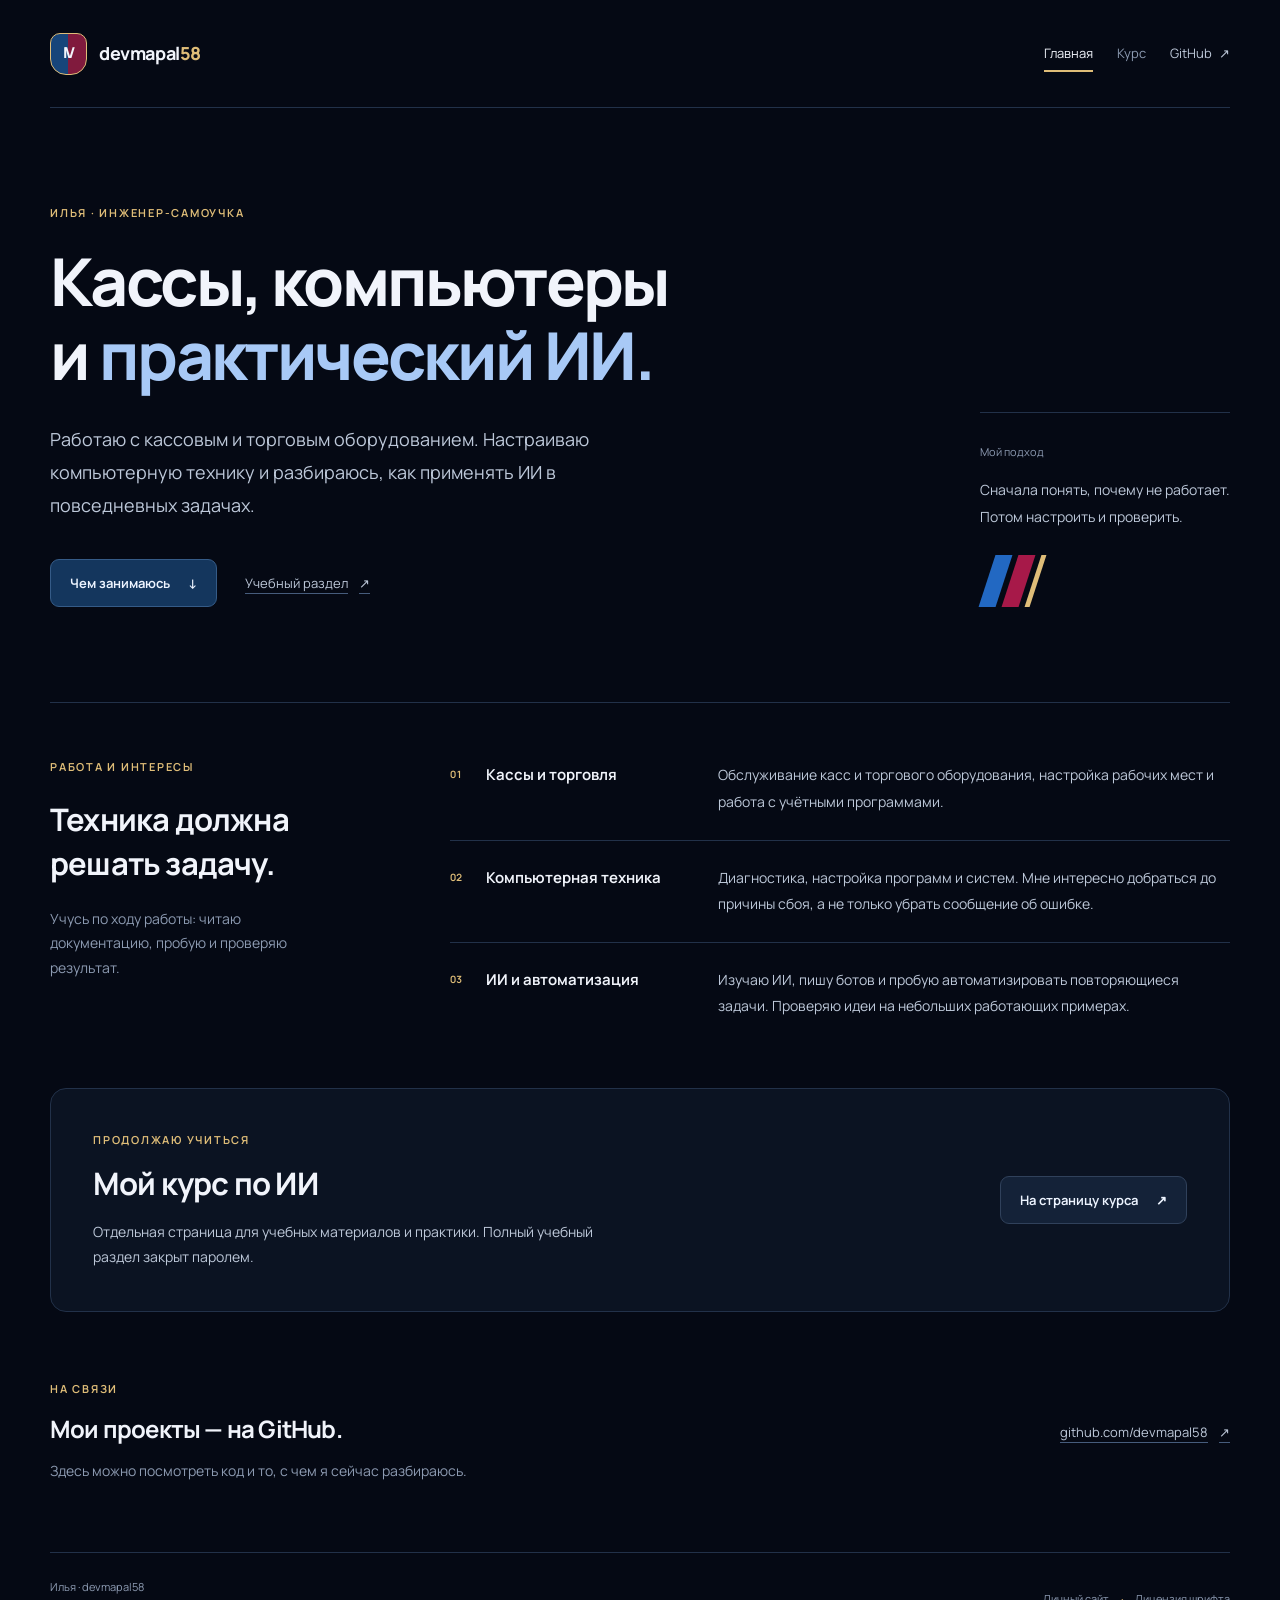
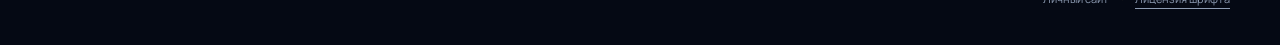
<file: index.html>
<!doctype html>
<html lang="ru">
<head>
  <meta charset="utf-8">
  <meta name="viewport" content="width=device-width, initial-scale=1">
  <meta name="description" content="Илья, инженер-самоучка. Обслуживаю кассы и компьютерную технику, изучаю ИИ и автоматизацию на практических задачах.">
  <meta name="theme-color" content="#050914">
  <title>Илья — кассы, компьютерная техника и ИИ</title>
  <link rel="canonical" href="https://devmapal58.github.io/">
  <link rel="stylesheet" href="/style.css?v=card-20261120">
</head>
<body>
  <a class="skip-link" href="#main">К содержимому</a>
  <header class="site-header wrap">
    <a class="brand" href="/" aria-label="Илья, на главную"><span class="brand-mark" aria-hidden="true">IV</span><span>devmapal<span class="brand-number">58</span></span></a>
    <nav class="site-nav" aria-label="Основная навигация"><a href="/" aria-current="page">Главная</a><a href="/course/">Курс</a><a class="external-nav" href="https://github.com/devmapal58" target="_blank" rel="noopener noreferrer">GitHub <span aria-hidden="true">↗</span></a></nav>
  </header>
  <main id="main">
    <section class="hero wrap" aria-labelledby="intro-title">
      <div class="hero-copy">
        <p class="eyebrow">Илья · инженер-самоучка</p>
        <h1 id="intro-title">Кассы, компьютеры<br>и <span>практический ИИ.</span></h1>
        <p class="lead">Работаю с кассовым и торговым оборудованием. Настраиваю компьютерную технику и разбираюсь, как применять ИИ в повседневных задачах.</p>
        <div class="hero-actions"><a class="button" href="#practice">Чем занимаюсь <span aria-hidden="true">↓</span></a><a class="text-link" href="/course/">Учебный раздел <span aria-hidden="true">↗</span></a></div>
      </div>
      <aside class="hero-note" aria-label="Мой подход"><span class="note-label">Мой подход</span><p>Сначала понять, почему не работает.<br>Потом настроить и проверить.</p><div class="identity-stripes" aria-hidden="true"><i></i><i></i><i></i></div></aside>
    </section>
    <section id="practice" class="practice wrap" aria-labelledby="practice-title">
      <div class="section-intro"><p class="eyebrow">Работа и интересы</p><h2 id="practice-title">Техника должна<br>решать задачу.</h2><p>Учусь по ходу работы: читаю документацию, пробую и проверяю результат.</p></div>
      <dl class="practice-list">
        <div><dt><span class="item-number" aria-hidden="true">01</span>Кассы и торговля</dt><dd>Обслуживание касс и торгового оборудования, настройка рабочих мест и работа с учётными программами.</dd></div>
        <div><dt><span class="item-number" aria-hidden="true">02</span>Компьютерная техника</dt><dd>Диагностика, настройка программ и систем. Мне интересно добраться до причины сбоя, а не только убрать сообщение об ошибке.</dd></div>
        <div><dt><span class="item-number" aria-hidden="true">03</span>ИИ и автоматизация</dt><dd>Изучаю ИИ, пишу ботов и пробую автоматизировать повторяющиеся задачи. Проверяю идеи на небольших работающих примерах.</dd></div>
      </dl>
    </section>
    <section class="learning wrap" aria-labelledby="learning-title"><div><p class="eyebrow">Продолжаю учиться</p><h2 id="learning-title">Мой курс по ИИ</h2><p>Отдельная страница для учебных материалов и практики. Полный учебный раздел закрыт паролем.</p></div><a class="button button-secondary" href="/course/">На страницу курса <span aria-hidden="true">↗</span></a></section>
    <section class="contact wrap" aria-labelledby="contact-title"><div><p class="eyebrow">На связи</p><h2 id="contact-title">Мои проекты — на GitHub.</h2><p>Здесь можно посмотреть код и то, с чем я сейчас разбираюсь.</p></div><a class="text-link" href="https://github.com/devmapal58" target="_blank" rel="noopener noreferrer">github.com/devmapal58 <span aria-hidden="true">↗</span></a></section>
  </main>
  <footer class="site-footer wrap"><span>Илья · devmapal58</span><span>Личный сайт <span class="footer-dot" aria-hidden="true">·</span> <a href="/FONT-LICENSE.txt">Лицензия шрифта</a></span></footer>
</body>
</html>
</file>
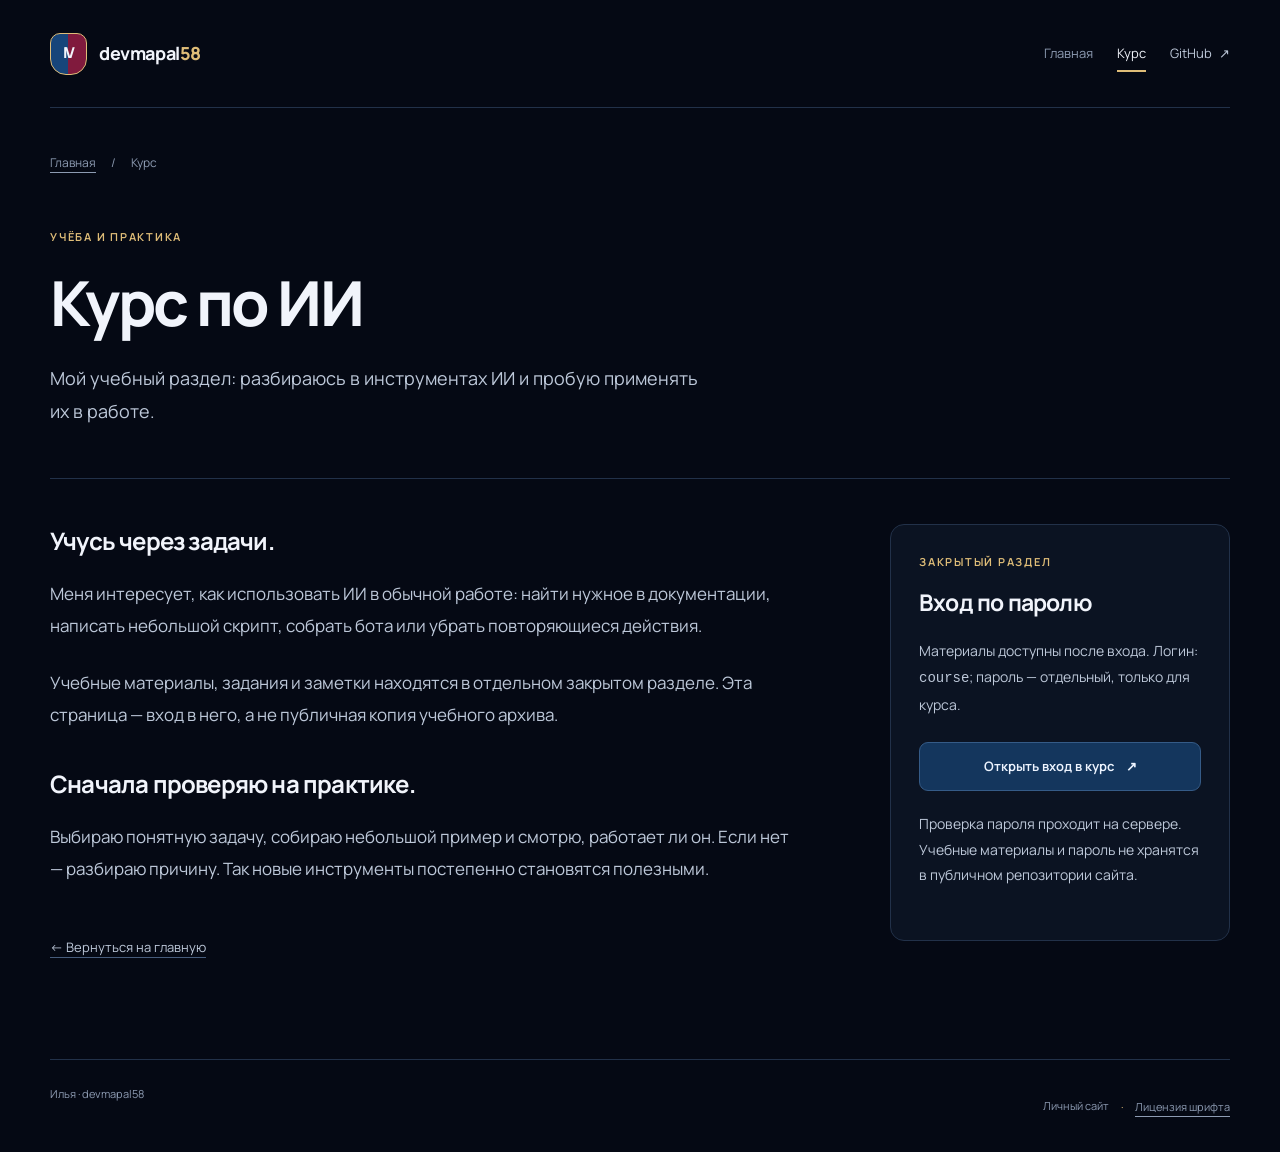
<file: course/index.html>
<!doctype html>
<html lang="ru">
<head>
  <meta charset="utf-8">
  <meta name="viewport" content="width=device-width, initial-scale=1">
  <meta name="description" content="Учебный раздел Ильи по искусственному интеллекту. Материалы курса открываются на сервере после входа с отдельным паролем.">
  <meta name="theme-color" content="#050914">
  <title>Курс по ИИ — Илья / devmapal58</title>
  <link rel="canonical" href="https://devmapal58.github.io/course/">
  <link rel="stylesheet" href="/style.css?v=card-20261120">
</head>
<body>
  <a class="skip-link" href="#main">К содержимому</a>
  <header class="site-header wrap">
    <a class="brand" href="/" aria-label="Илья, на главную"><span class="brand-mark" aria-hidden="true">IV</span><span>devmapal<span class="brand-number">58</span></span></a>
    <nav class="site-nav" aria-label="Основная навигация"><a href="/">Главная</a><a href="/course/" aria-current="page">Курс</a><a class="external-nav" href="https://github.com/devmapal58" target="_blank" rel="noopener noreferrer">GitHub <span aria-hidden="true">↗</span></a></nav>
  </header>
  <main id="main" class="course-page wrap">
    <nav class="breadcrumbs" aria-label="Путь страницы"><a href="/">Главная</a><span aria-hidden="true">/</span><span>Курс</span></nav>
    <header class="course-heading"><p class="eyebrow">Учёба и практика</p><h1>Курс по ИИ</h1><p class="lead">Мой учебный раздел: разбираюсь в инструментах ИИ и пробую применять их в работе.</p></header>
    <div class="course-page-grid">
      <aside class="course-access" aria-labelledby="access-title">
        <p class="eyebrow">Закрытый раздел</p><h2 id="access-title">Вход по паролю</h2>
        <p>Материалы доступны после входа. Логин: <code>course</code>; пароль — отдельный, только для курса.</p>
        <a class="button" href="https://dash-31-76-240-137.sslip.io:8443/course/" rel="noopener noreferrer nofollow">Открыть вход в курс <span aria-hidden="true">↗</span></a>
        <p class="access-note">Проверка пароля проходит на сервере. Учебные материалы и пароль не хранятся в публичном репозитории сайта.</p>
      </aside>
      <article class="course-about" aria-labelledby="about-course">
        <h2 id="about-course">Учусь через задачи.</h2>
        <p>Меня интересует, как использовать ИИ в обычной работе: найти нужное в документации, написать небольшой скрипт, собрать бота или убрать повторяющиеся действия.</p>
        <p>Учебные материалы, задания и заметки находятся в отдельном закрытом разделе. Эта страница — вход в него, а не публичная копия учебного архива.</p>
        <h2>Сначала проверяю на практике.</h2>
        <p>Выбираю понятную задачу, собираю небольшой пример и смотрю, работает ли он. Если нет — разбираю причину. Так новые инструменты постепенно становятся полезными.</p>
        <a class="text-link back-link" href="/">← Вернуться на главную</a>
      </article>
    </div>
  </main>
  <footer class="site-footer wrap"><span>Илья · devmapal58</span><span>Личный сайт <span class="footer-dot" aria-hidden="true">·</span> <a href="/FONT-LICENSE.txt">Лицензия шрифта</a></span></footer>
</body>
</html>
</file>
<file: style.css>
@font-face { font-family: "Manrope"; font-style: normal; font-weight: 200 800; font-display: swap; src: url([data-uri]) format("truetype"); }

:root { color-scheme: dark; --bg: #050914; --surface: #0b1322; --text: #f1f4fb; --secondary: #bdc8d9; --muted: #8d9bb2; --blue: #2268c2; --claret: #a71949; --gold: #dfbd78; --line: #223149; }
* { box-sizing: border-box; }
html { scroll-behavior: smooth; scroll-padding-top: 24px; }
body { margin: 0; background: var(--bg); color: var(--text); font-family: Manrope, sans-serif; font-size: 16px; line-height: 1.75; }
a { color: inherit; text-underline-offset: 5px; }
a:hover { color: var(--gold); }
a:focus-visible { outline: 2px solid var(--gold); outline-offset: 5px; border-radius: 4px; }
.wrap { width: min(1180px,calc(100% - 80px)); margin: 0 auto; }
.skip-link { position: absolute; top: 8px; left: 16px; z-index: 20; padding: 12px 18px; background: var(--gold); color: var(--bg); transform: translateY(-160%); }
.skip-link:focus { transform: translateY(0); color: var(--bg); }
.site-header { display: flex; align-items: center; justify-content: space-between; gap: 20px; min-height: 108px; border-bottom: 1px solid var(--line); }
.brand { display: inline-flex; align-items: center; gap: 12px; min-height: 44px; font-size: 18px; font-weight: 750; letter-spacing: -.4px; text-decoration: none; }
.brand-number { color: var(--gold); }
.brand-mark { display: grid; place-items: center; width: 37px; height: 42px; border: 1px solid var(--gold); border-radius: 10px 10px 16px 16px; background: linear-gradient(90deg,#17457a 0 50%,#801a3d 50%); color: #f1f4fb; font-size: 15px; font-weight: 800; letter-spacing: -1.3px; }
.site-nav { display: flex; align-items: center; gap: 24px; }
.site-nav a { display: inline-flex; align-items: center; gap: 7px; min-height: 44px; color: var(--muted); font-size: 13px; text-decoration: none; }
.site-nav a[aria-current="page"] { color: var(--text); text-decoration: underline; text-decoration-color: var(--gold); text-decoration-thickness: 2px; text-underline-offset: 12px; }
.site-nav a:hover { color: var(--text); }
.site-nav .external-nav { color: var(--secondary); }
.eyebrow { margin: 0 0 21px; color: var(--gold); font-size: 11px; font-weight: 650; letter-spacing: .16em; text-transform: uppercase; line-height: 1.7; }
.hero { display: grid; grid-template-columns: minmax(0,1fr) 250px; gap: 62px; align-items: end; padding-top: 96px; padding-bottom: 95px; }
h1 { margin: 0; font-size: clamp(39px,5.2vw,66px); font-weight: 750; line-height: 1.13; letter-spacing: -2.6px; text-wrap: balance; }
h1 span { color: #a8c9f6; }
.lead { max-width: 59ch; margin: 30px 0 0; color: var(--secondary); font-size: 18px; line-height: 1.85; text-wrap: pretty; }
.hero-actions { display: flex; align-items: center; flex-wrap: wrap; gap: 28px; margin-top: 36px; }
.button { display: inline-flex; justify-content: center; align-items: center; gap: 18px; min-height: 48px; padding: 12px 19px; border: 1px solid #355b87; border-radius: 9px; background: #14365d; color: #edf4ff; font-size: 13px; font-weight: 650; text-decoration: none; transition: background .15s ease,border-color .15s ease; }
.button:hover { border-color: #6190c3; background: #1d4776; color: #fff; }
.text-link { display: inline-flex; align-items: center; gap: 11px; min-height: 44px; color: var(--secondary); font-size: 13px; text-decoration: underline; text-decoration-color: #465c7c; }
.hero-note { min-width: 0; padding-top: 23px; border-top: 1px solid var(--line); }
.note-label { color: var(--muted); font-size: 11px; }
.hero-note p { margin: 13px 0 25px; color: var(--secondary); font-size: 14px; line-height: 1.9; }
.identity-stripes { display: flex; gap: 6px; width: fit-content; padding-left: 7px; }
.identity-stripes i { display: block; width: 17px; height: 52px; background: var(--blue); transform: skewX(-18deg); }
.identity-stripes i:nth-child(2) { background: var(--claret); }
.identity-stripes i:nth-child(3) { width: 5px; background: var(--gold); }
h2 { margin: 0; font-size: 31px; font-weight: 700; line-height: 1.4; letter-spacing: -.8px; text-wrap: pretty; }
.practice { display: grid; grid-template-columns: 320px minmax(0,1fr); gap: 80px; padding: 55px 0 68px; border-top: 1px solid var(--line); }
.section-intro > p:last-child { max-width: 28ch; margin: 22px 0 0; color: var(--muted); font-size: 14px; }
.practice-list { margin: 0; }
.practice-list > div { display: grid; grid-template-columns: 240px minmax(0,1fr); gap: 28px; padding: 24px 0; border-bottom: 1px solid var(--line); }
.practice-list > div:first-child { padding-top: 4px; }
.practice-list > div:last-child { border-bottom: 0; padding-bottom: 0; }
.practice-list dt { display: flex; gap: 17px; font-size: 15px; font-weight: 650; }
.item-number { flex: 0 0 19px; margin-top: 4px; color: var(--gold); font-size: 10px; font-variant-numeric: tabular-nums; }
.practice-list dd { margin: 0; color: var(--secondary); font-size: 14px; line-height: 1.9; }
.learning { display: flex; align-items: center; justify-content: space-between; gap: 36px; padding: 42px; border: 1px solid var(--line); border-radius: 16px; background: var(--surface); }
.learning .eyebrow { margin-bottom: 12px; }
.learning p:last-child { max-width: 57ch; margin: 15px 0 0; color: var(--secondary); font-size: 14px; }
.learning > .button { flex-shrink: 0; }
.button-secondary { background: #142238; border-color: #30415b; }
.contact { display: flex; justify-content: space-between; align-items: center; gap: 28px; padding: 68px 0; }
.contact .eyebrow { margin-bottom: 13px; }
.contact h2 { font-size: 24px; }
.contact p:last-child { margin: 14px 0 0; color: var(--muted); font-size: 14px; }
.site-footer { display: flex; justify-content: space-between; flex-wrap: wrap; gap: 12px; padding: 24px 0; border-top: 1px solid var(--line); color: var(--muted); font-size: 11px; }
.site-footer a { display: inline-flex; align-items: center; min-height: 44px; }
.footer-dot { margin: 0 10px; color: var(--gold); }
.course-page { padding-top: 32px; padding-bottom: 90px; }
.breadcrumbs { display: flex; align-items: center; gap: 15px; color: var(--muted); font-size: 12px; }
.breadcrumbs a { display: inline-flex; align-items: center; min-height: 44px; }
.course-heading { max-width: 800px; padding: 44px 0 50px; }
.course-heading h1 { font-size: clamp(40px,5.2vw,62px); }
.course-heading .lead { margin-top: 24px; }
.course-page-grid { display: grid; grid-template-areas: "about access"; grid-template-columns: minmax(0,1fr) 340px; align-items: start; gap: 90px; padding-top: 45px; border-top: 1px solid var(--line); }
.course-about { grid-area: about; min-width: 0; color: var(--secondary); font-size: 17px; line-height: 1.9; }
.course-about h2 { margin: 36px 0 20px; color: var(--text); font-size: 24px; }
.course-about h2:first-child { margin-top: 0; }
.course-about p { margin: 0 0 24px; text-wrap: pretty; }
.back-link { margin-top: 16px; }
.course-access { grid-area: access; padding: 28px; border: 1px solid var(--line); border-radius: 14px; background: var(--surface); }
.course-access .eyebrow { margin-bottom: 14px; }
.course-access h2 { font-size: 23px; }
.course-access p:not(.eyebrow) { margin: 20px 0 24px; color: var(--secondary); font-size: 14px; line-height: 1.85; }
.course-access .button { width: 100%; gap: 12px; }
.course-access .access-note { margin-bottom: 0; color: var(--muted); font-size: 11px; }
@media (max-width: 1050px) {
  .hero { grid-template-columns: minmax(0,1fr) 210px; gap: 36px; }
  .practice { grid-template-columns: 260px minmax(0,1fr); gap: 40px; }
  .practice-list > div { grid-template-columns: minmax(0,1fr); gap: 12px; }
  .practice-list dd { padding-left: 36px; }
  .course-page-grid { grid-template-columns: minmax(0,1fr) 300px; gap: 45px; }
}
@media (max-width: 800px) {
  .hero { grid-template-columns: minmax(0,1fr); padding-top: 66px; padding-bottom: 64px; }
  .hero-copy { max-width: 680px; }
  .hero-note { display: grid; grid-template-columns: 1fr auto; align-items: end; }
  .hero-note .note-label { grid-column: 1; }
  .hero-note p { grid-column: 1; margin-bottom: 0; }
  .identity-stripes { grid-column: 2; grid-row: 1 / 3; margin-right: 12px; }
  .practice { grid-template-columns: minmax(0,1fr); gap: 36px; }
  .section-intro > p:last-child { max-width: 55ch; }
  .learning, .contact { align-items: flex-start; flex-direction: column; gap: 22px; }
  .course-page-grid { grid-template-areas: "access" "about"; grid-template-columns: minmax(0,1fr); gap: 38px; }
  .course-access { max-width: 470px; }
}
@media (max-width: 650px) {
  .wrap { width: calc(100% - 36px); }
  .site-header { min-height: 88px; gap: 10px; }
  .brand { gap: 9px; font-size: 14px; }
  .brand-mark { width: 30px; height: 35px; font-size: 13px; }
  .site-nav { gap: 15px; }
  .site-nav a { font-size: 12px; }
  .site-nav .external-nav { display: none; }
  .hero { padding-top: 50px; padding-bottom: 50px; gap: 36px; }
  h1 { font-size: clamp(36px,8.6vw,48px); line-height: 1.18; letter-spacing: -1.5px; }
  .eyebrow { font-size: 10px; margin-bottom: 20px; }
  .lead { margin-top: 25px; font-size: 16px; line-height: 1.85; }
  .hero-actions { margin-top: 27px; gap: 12px 22px; }
  .hero-note p { font-size: 13px; }
  .identity-stripes i { height: 44px; width: 13px; }
  h2 { font-size: 27px; }
  .practice { padding-top: 39px; padding-bottom: 43px; gap: 28px; }
  .practice-list > div { padding: 22px 0; }
  .practice-list dt { font-size: 16px; }
  .practice-list dd { font-size: 14px; }
  .learning { padding: 26px; border-radius: 12px; }
  .contact { padding: 46px 0; }
  .contact h2 { font-size: 23px; }
  .site-footer { flex-direction: column; padding-top: 20px; gap: 3px; }
  .course-page { padding-top: 21px; padding-bottom: 50px; }
  .course-heading { padding: 31px 0 35px; }
  .course-heading h1 { font-size: 40px; letter-spacing: -1.5px; }
  .course-page-grid { padding-top: 32px; gap: 32px; }
  .course-about { font-size: 16px; }
  .course-about h2 { font-size: 23px; }
  .course-access { max-width: 100%; padding: 25px; }
}
@media (prefers-reduced-motion: reduce) {
  html { scroll-behavior: auto; }
  *, *::before, *::after { animation: none !important; transition: none !important; }
}
</file>
